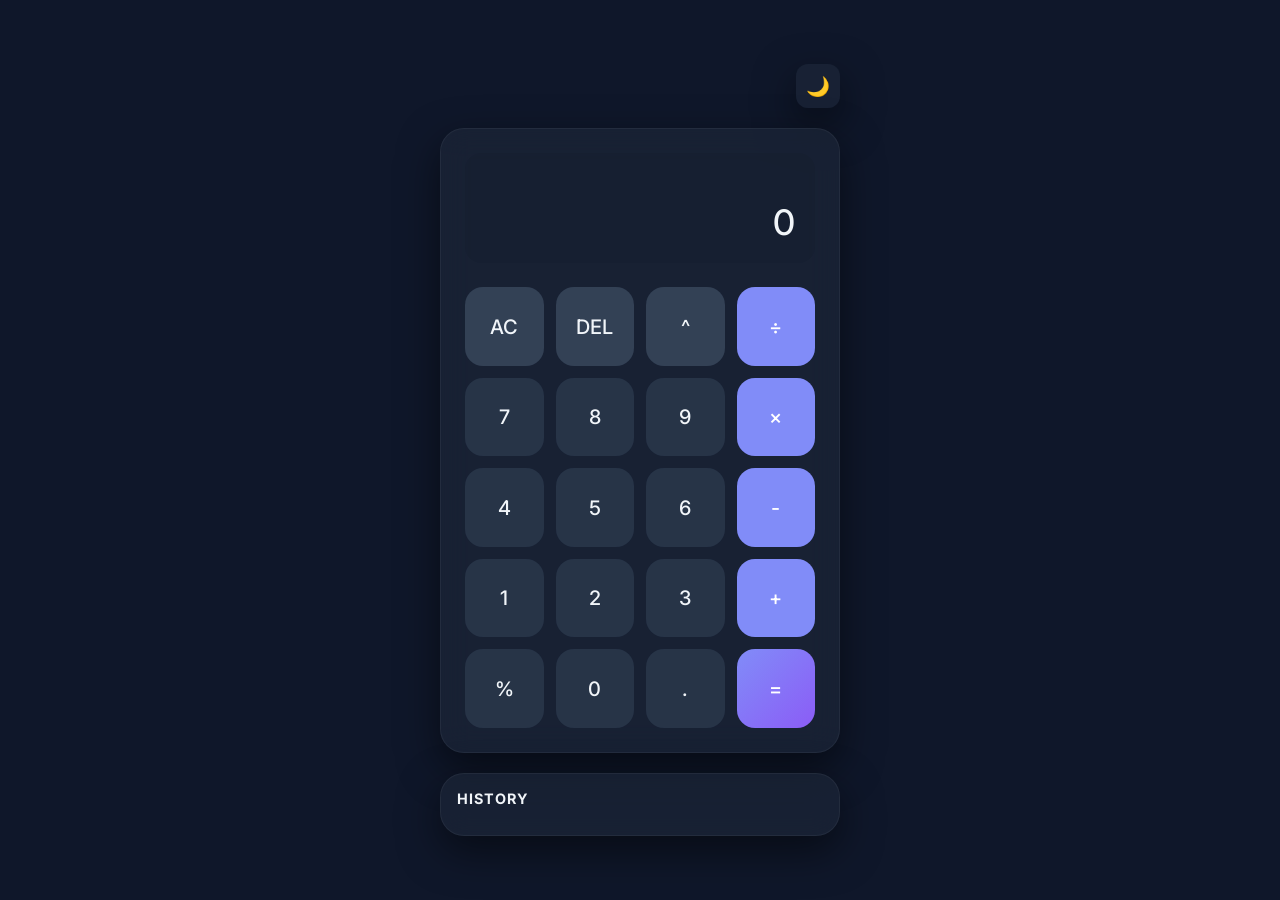
<file: kalkulator/kalkulator.html>
<!DOCTYPE html>
<html lang="id">
<head>
    <meta charset="UTF-8">
    <meta name="viewport" content="width=device-width, initial-scale=1.0">
    <title>Modern Calculator</title>
    <link rel="stylesheet" href="style.css">
    <link href="https://fonts.googleapis.com/css2?family=Inter:wght@300;400;500;600&display=swap" rel="stylesheet">
</head>
<body class="dark-mode">
    <div class="container">
        <div class="theme-toggle">
            <button id="theme-btn" aria-label="Toggle Theme">
                <span class="icon">🌙</span>
            </button>
        </div>
        
        <div class="calculator glass">
            <div class="display">
                <div class="history" id="history"></div>
                <div class="current-operand" id="display">0</div>
            </div>
            
            <div class="buttons">
                <button class="btn secondary" data-action="all-clear">AC</button>
                <button class="btn secondary" data-action="delete">DEL</button>
                <button class="btn secondary" data-operator="**">^</button>
                <button class="btn operator" data-operator="/">÷</button>
                
                <button class="btn" data-number>7</button>
                <button class="btn" data-number>8</button>
                <button class="btn" data-number>9</button>
                <button class="btn operator" data-operator="*">×</button>
                
                <button class="btn" data-number>4</button>
                <button class="btn" data-number>5</button>
                <button class="btn" data-number>6</button>
                <button class="btn operator" data-operator="-">-</button>
                
                <button class="btn" data-number>1</button>
                <button class="btn" data-number>2</button>
                <button class="btn" data-number>3</button>
                <button class="btn operator" data-operator="+">+</button>
                
                <button class="btn" data-action="percent">%</button>
                <button class="btn" data-number>0</button>
                <button class="btn" data-number>.</button>
                <button class="btn equals" data-action="calculate">=</button>
            </div>
        </div>

        <div class="history-log glass">
            <h3>History</h3>
            <ul id="history-list"></ul>
        </div>
    </div>
    
    <audio id="click-sound" src="https://assets.mixkit.co/active_storage/sfx/2568/2568-preview.mp3"></audio>
    <script src="script.js"></script>
</body>
</html>
</file>
<file: kalkulator/style.css>
:root {
    /* Color Palette */
    --primary-bg: #f8fafc;
    --calculator-bg: rgba(255, 255, 255, 0.4);
    --glass-border: rgba(255, 255, 255, 0.2);
    --text-color: #1e293b;
    --btn-bg: rgba(255, 255, 255, 0.6);
    --btn-hover: rgba(255, 255, 255, 0.8);
    --operator-bg: #6366f1;
    --operator-text: #ffffff;
    --secondary-bg: #e2e8f0;
    --accent: #8b5cf6;
    --shadow: 0 10px 30px rgba(0, 0, 0, 0.1);
    --history-color: #64748b;
    --transition: 0.3s cubic-bezier(0.4, 0, 0.2, 1);
}

.dark-mode {
    --primary-bg: #0f172a;
    --calculator-bg: rgba(30, 41, 59, 0.6);
    --glass-border: rgba(255, 255, 255, 0.05);
    --text-color: #f1f5f9;
    --btn-bg: rgba(51, 65, 85, 0.6);
    --btn-hover: rgba(71, 85, 105, 0.8);
    --operator-bg: #818cf8;
    --secondary-bg: #334155;
    --shadow: 0 15px 40px rgba(0, 0, 0, 0.5);
    --history-color: #94a3b8;
}

* {
    margin: 0;
    padding: 0;
    box-sizing: border-box;
    font-family: 'Inter', sans-serif;
}

body {
    background: var(--primary-bg);
    min-height: 100vh;
    display: flex;
    justify-content: center;
    align-items: center;
    transition: background var(--transition);
    animation: fadeIn 0.8s ease-out;
}

@keyframes fadeIn {
    from { opacity: 0; transform: translateY(20px); }
    to { opacity: 1; transform: translateY(0); }
}

.container {
    display: flex;
    flex-direction: column;
    align-items: center;
    gap: 20px;
    width: 90%;
    max-width: 400px;
}

.glass {
    backdrop-filter: blur(15px);
    -webkit-backdrop-filter: blur(15px);
    border: 1px solid var(--glass-border);
    box-shadow: var(--shadow);
    border-radius: 24px;
}

/* Calculator Style */
.calculator {
    width: 100%;
    padding: 24px;
    background: var(--calculator-bg);
}

.display {
    text-align: right;
    margin-bottom: 24px;
    padding: 20px;
    border-radius: 16px;
    background: rgba(0, 0, 0, 0.05);
}

.history {
    font-size: 0.9rem;
    color: var(--history-color);
    min-height: 20px;
    margin-bottom: 8px;
    word-wrap: break-word;
}

.current-operand {
    font-size: 2.2rem;
    font-weight: 500;
    color: var(--text-color);
    overflow-x: auto;
    white-space: nowrap;
}

.buttons {
    display: grid;
    grid-template-columns: repeat(4, 1fr);
    gap: 12px;
}

.btn {
    aspect-ratio: 1/1;
    border: none;
    border-radius: 18px;
    font-size: 1.25rem;
    font-weight: 500;
    cursor: pointer;
    background: var(--btn-bg);
    color: var(--text-color);
    transition: var(--transition);
    display: flex;
    justify-content: center;
    align-items: center;
}

.btn:hover {
    background: var(--btn-hover);
    transform: translateY(-2px);
}

.btn:active {
    transform: scale(0.92);
}

.operator {
    background: var(--operator-bg);
    color: var(--operator-text);
}

.operator:hover {
    filter: brightness(1.1);
    box-shadow: 0 0 15px rgba(99, 102, 241, 0.4);
}

.secondary {
    background: var(--secondary-bg);
}

.equals {
    background: linear-gradient(135deg, var(--operator-bg), var(--accent));
    color: white;
    grid-column: span 1;
}

/* Theme Toggle */
.theme-toggle {
    align-self: flex-end;
}

#theme-btn {
    width: 44px;
    height: 44px;
    border-radius: 12px;
    border: none;
    background: var(--calculator-bg);
    cursor: pointer;
    box-shadow: var(--shadow);
    font-size: 1.2rem;
    transition: var(--transition);
}

/* History Log */
.history-log {
    width: 100%;
    padding: 16px;
    background: var(--calculator-bg);
    max-height: 200px;
    overflow-y: auto;
}

.history-log h3 {
    font-size: 0.9rem;
    margin-bottom: 12px;
    color: var(--text-color);
    text-transform: uppercase;
    letter-spacing: 1px;
}

#history-list {
    list-style: none;
}

#history-list li {
    font-size: 0.85rem;
    padding: 8px 0;
    border-bottom: 1px solid var(--glass-border);
    color: var(--history-color);
}

/* Custom Scrollbar */
::-webkit-scrollbar {
    width: 4px;
}
::-webkit-scrollbar-thumb {
    background: var(--accent);
    border-radius: 10px;
}

@media (max-height: 700px) {
    .container { gap: 10px; }
    .calculator { padding: 16px; }
    .display { padding: 12px; margin-bottom: 12px; }
    .buttons { gap: 8px; }
}
</file>
